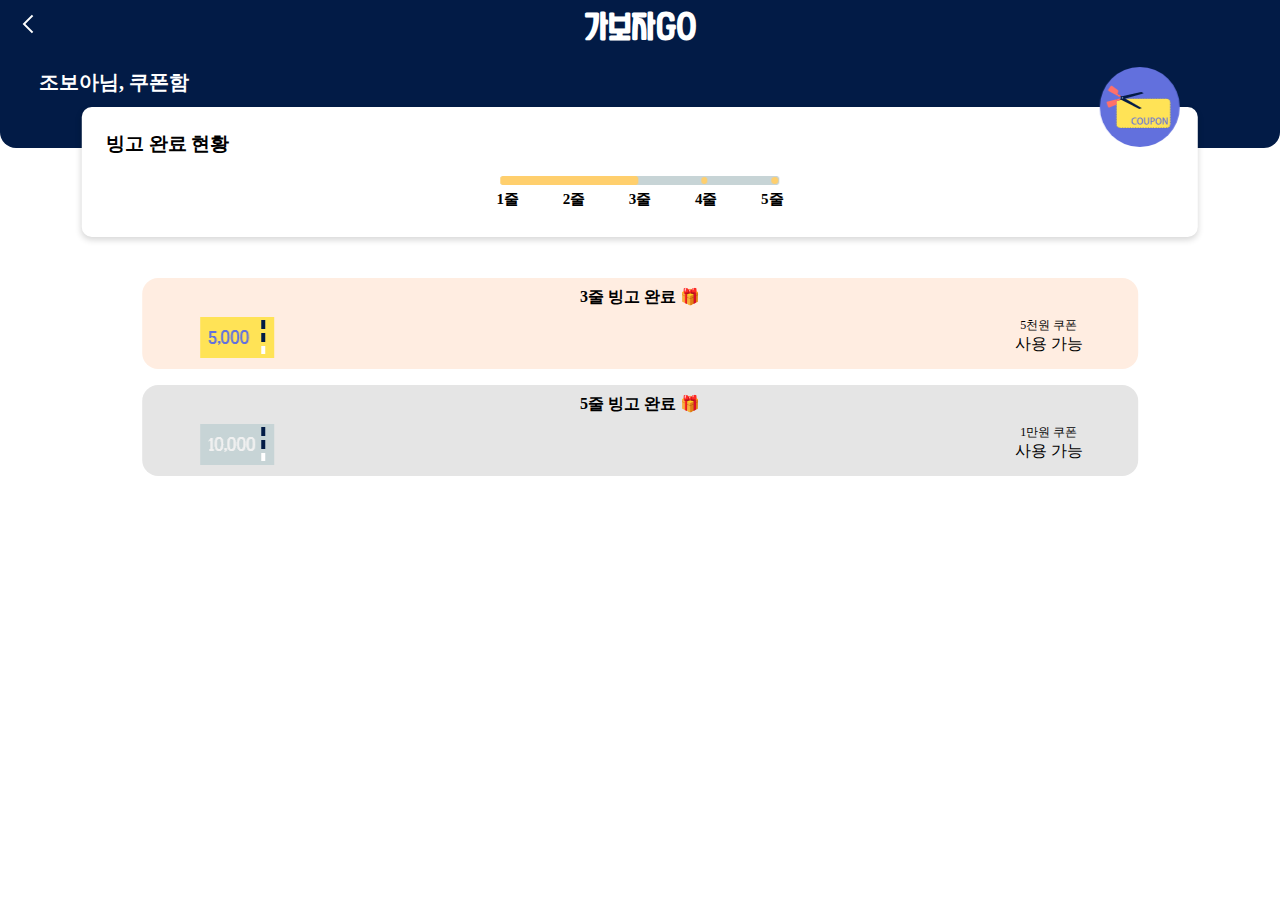
<file: page3(coupon_box).html>
<!DOCTYPE html>
<html lang="en">
<head>
    <meta charset="UTF-8">
    <meta http-equiv="X-UA-Compatible" content="IE=edge">
    <meta name="viewport" content="width=device-width, initial-scale=1.0">
    <title>Document</title>
    <link rel="stylesheet" href="./css/style(coupon_box).css">
    <style>
        @font-face {
            font-family: 'yangjin';
            src: url('./font/양진체v0.9_ttf.ttf');
        }
    </style>
</head>
<body>
    <div id = "header">
       <a href="#"> <div id = "header_arrow"><img src="./img/header_arrow.png" alt=""></div></a>
        <div id = "header_font-1">가보자GO</div>
        <div id = "header_font-2">조보아님, 쿠폰함</div>
    </div>

    <div id = "coupon_report">
        <div id = "coupon_img"><img src="./img/coupon_img.png" alt=""></div>
        <div id = "report_text-1">빙고 완료 현황</div>
        <div id = "coupon_gauge"><img src="./img/coupon_gauge.png" alt=""></div>
    </div>
    <div id = "gauge_num">
        <div id = "gauge_num-1" class = "gauge_num-all">1줄</div>
        <div id = "gauge_num-2" class = "gauge_num-all">2줄</div>
        <div id = "gauge_num-3" class = "gauge_num-all">3줄</div>
        <div id = "gauge_num-4" class = "gauge_num-all">4줄</div>
        <div id = "gauge_num-5" class = "gauge_num-all">5줄</div>
    </div>
    <div id = "coupon_1" class="coupon_all">
        <div id = "coupon_title_1">3줄 빙고 완료 🎁</div>
        <div id = "coupon_5000-img">
            <img src="./img/3line_coupon.png" alt=""></div>
        <div id = "coupon_text_1">
            <div id = "coupon_text-1_1" class = "coupon_text-all">5천원 쿠폰</div>
            <div id = "coupon_text-1_2" class = "coupon_text-all">사용 가능</div>
        </div>
    </div>
    <div id = "coupon_2" class="coupon_all">
        <div id = "coupon_title_2">5줄 빙고 완료 🎁</div>
        <div id = "coupon_10000-img">
            <img src="./img/5line_coupon.png" alt=""></div>
        <div id = "coupon_text_2">
            <div id = "coupon_text-2_1" class = "coupon_text-all">1만원 쿠폰</div>
            <div id = "coupon_text-2_2" class = "coupon_text-all">사용 가능</div>
        </div>
    </div>
</body>
</html>
</file>
<file: css/style(coupon_box).css>
* {
    margin: 0;
    padding: 0;
    box-sizing: border-box;
}

#header {
    position: relative;
    width: 100%;
    height: 148px;
    background-color: #021B46;
    border-radius: 0 0 16px 16px;
}

#header_arrow {
    position: absolute;
    left: 16px;
    top: 12px;
}

#header_font-1 {
    position: absolute;
    left: 50%;
    top: 10px;
    transform: translate(-50%, 0);
    color: white;
    font-size: 28px;
    font-weight: bold;
    font-family: 'yangjin';

}

#header_font-2 {
    position: absolute;
    left: 39px;
    top: 69px;
    color: white;
    font-size: 20px;
    font-weight: bold;
}

#coupon_report {
    position: relative;
    top: -41px;
    left: 50%;
    transform: translate(-50%, 0);
    width: 87.223%;
    height: 130px;
    background-color: rgb(255, 255, 255);
    border-radius: 10px;
    box-shadow: 0 3px 6px rgba(0, 0, 0, 0.16);
}

#coupon_img {
    position: absolute;
    right: 18px;
    top: -40px;
}

#report_text-1 {
    position: absolute;
    color: rgb(0, 0, 0);
    font-size: 19px;
    top: 24px;
    left: 24px;
    font-weight: bold;
}

#coupon_gauge {

    top: 0;

}

#coupon_gauge>img {
    position: absolute;
    top: 68.8px;
    left: 50%;
    transform: translate(-50%, 0);
}

#gauge_num {
    position: absolute;
    display: flex;
    width: 287px;
    left: 50%;
    transform: translate(-50%, 0);
    justify-content: space-between;
    top: 189.7px;
}

.gauge_num-all {
    color: rgb(0, 0, 0);
    font-size: 15px;
    font-weight: bold;
}

.coupon_all {
    position: relative;
    left: 50%;
    transform: translate(-50%, 0);
    width: 77.78%;
    height: 91px;

    border-radius: 16px;
}

#coupon_1 {
    margin-bottom: 16px;
    background-color: #FFEDE1;
}

#coupon_2 {

    background-color: #E5E5E5;
}

#coupon_title_1 {
    position: absolute;
    left: 50%;
    transform: translate(-50%, 0);
    margin-top: 9px;
    font-size: 16px;
    font-weight: bold;
}

#coupon_title_2 {
    position: absolute;
    left: 50%;
    transform: translate(-50%, 0);
    margin-top: 9px;
    font-size: 16px;
    font-weight: bold;
}

#coupon_5000-img {
    position: absolute;
    margin-top: 39px;
    width: 100%;
    left: 58px;
    justify-content: center;
    justify-content: space-evenly;
}

#coupon_10000-img {
    position: absolute;
    margin-top: 39px;
    width: 100%;
    left: 58px;
    justify-content: center;
    justify-content: space-evenly;
}

#coupon_text_1 {
    position: absolute;
    display: flex;
    flex-direction: column;
    top: 39px;
    right: 55px;
}

#coupon_text_2 {
    position: absolute;
    display: flex;
    flex-direction: column;
    top: 39px;
    right: 55px;
}



.coupon_text-all {
    text-align: center;
}

#coupon_text-1_1 {
    font-size: 12px;
}

#coupon_text-1_2 {
    font-size: 16px;
}

#coupon_text-2_1 {
    font-size: 12px;
}

#coupon_text-2_2 {
    font-size: 16px;
}
</file>
